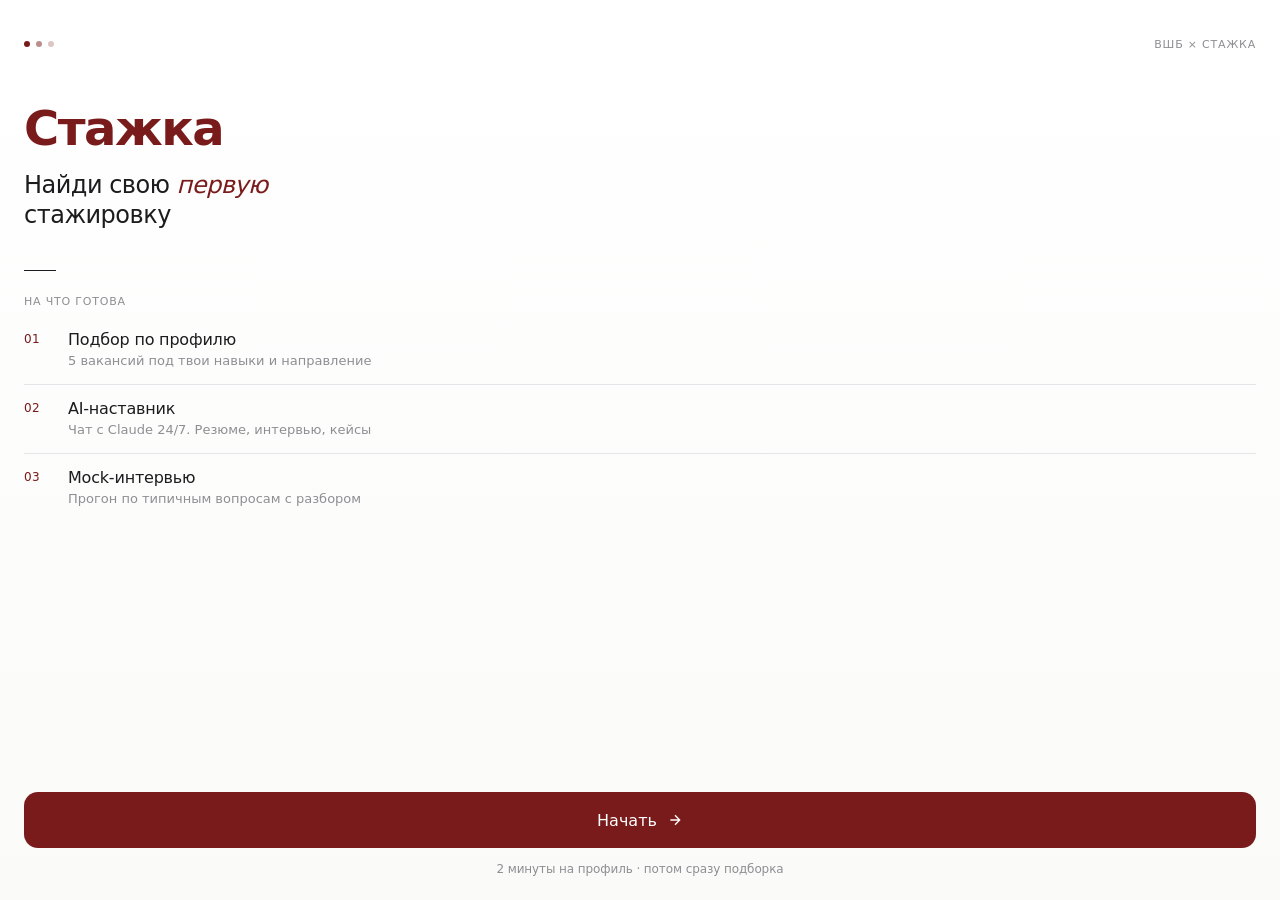
<file: miniapp/index.html>
<!doctype html>
<html lang="ru">
<head>
<meta charset="utf-8">
<title>Стажка</title>
<meta name="viewport" content="width=device-width, initial-scale=1, viewport-fit=cover">
<meta name="theme-color" content="#7A1B1B">
<link rel="stylesheet" href="proto-shell.css?v=6">
<link rel="stylesheet" href="chat.css?v=2">
<link rel="stylesheet" href="tg-shell.css?v=2">
<script src="https://telegram.org/js/telegram-web-app.js"></script>
</head>
<body>

<!-- Загрузочный сплэш -->
<div id="splash">
  <div class="logo">с</div>
  <div class="name">Стажка</div>
  <div class="sub"><span class="spinner-dot"></span></div>
</div>

<!-- Stage — сюда монтируется активная секция -->
<main id="stage">
  <div id="view"></div>
</main>

<!-- Bottom tabs -->
<nav class="tg-tabbar" id="tabbar"></nav>

<!-- Конфиг: URL бэкенда. FastAPI на Yandex Cloud VM, через nginx с SSL
     (Let's Encrypt). См. docs/DEPLOYMENT.md. -->
<script>
window.STAZHKA_CONFIG = {
  apiUrl: 'https://api.stazhka.ru'
};
</script>

<!-- Шелл и стор грузятся синхронно. Скрипты секций — лениво в tg-app.js. -->
<script src="store.js?v=2"></script>
<script src="tg-app.js?v=2"></script>
</body>
</html>
</file>
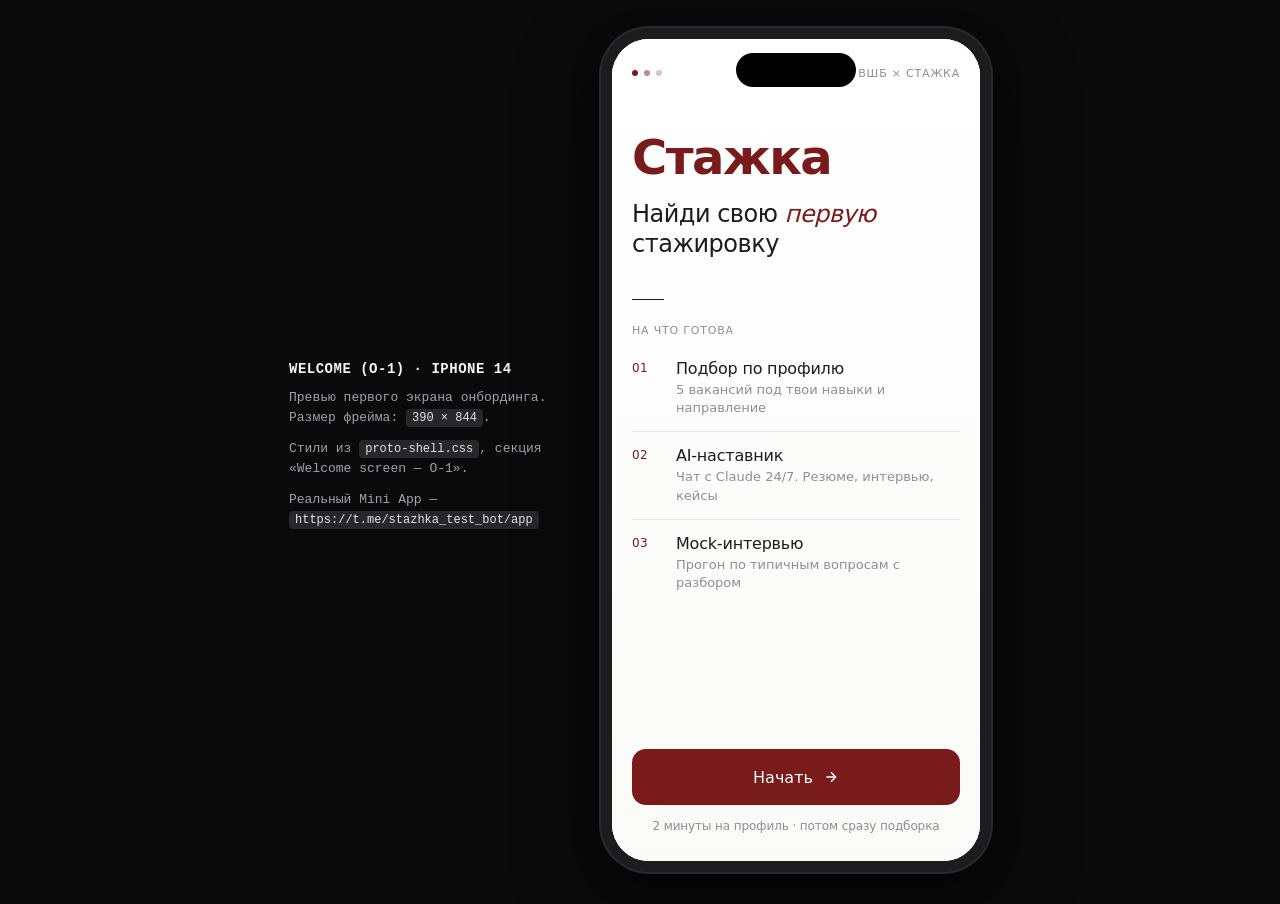
<file: miniapp/welcome-preview.html>
<!doctype html>
<html lang="ru">
<head>
<meta charset="utf-8">
<title>Стажка — превью welcome-экрана</title>
<meta name="viewport" content="width=device-width, initial-scale=1">
<link rel="stylesheet" href="proto-shell.css">
<style>
/* Превью-обёртка: имитация iPhone 14 (390×844) с фрейм-обрамлением.
   Файл нужен только для дизайн-ревью в браузере/IDE preview, в проде не подключается. */
:root { --accent:#7A1B1B; --ink:#1C1C1E; --ink-2:#8E8E93; --line:#E5E5EA; --surface-2:#F5F5F7; }
*{box-sizing:border-box}
html,body{margin:0;padding:0;background:#0A0A0B;min-height:100vh;font-family:-apple-system,BlinkMacSystemFont,'SF Pro Text','SF Pro','Inter',system-ui,sans-serif}
.preview-wrap{
  display:flex;align-items:center;justify-content:center;
  min-height:100vh;padding:32px 16px;gap:32px;flex-wrap:wrap;
}
.preview-meta{
  color:#A1A1AA;max-width:280px;font-size:13px;line-height:1.5;
  font-family:'SF Mono',Menlo,Consolas,monospace;
}
.preview-meta h2{
  margin:0 0 8px;font-size:14px;font-weight:600;color:#F5F5F4;
  letter-spacing:.5px;text-transform:uppercase;font-family:inherit;
}
.preview-meta p{margin:0 0 12px}
.preview-meta code{
  background:#27272A;padding:2px 6px;border-radius:4px;font-size:12px;
  color:#E4E4E7;
}
.phone-frame{
  width:390px;height:844px;
  background:#fff;
  border-radius:48px;
  border:11px solid #1C1C1E;
  overflow:hidden;
  box-shadow:0 0 0 2px #2a2a2e, 0 30px 80px rgba(0,0,0,.5), 0 10px 30px rgba(0,0,0,.3);
  position:relative;
  flex-shrink:0;
}
.phone-frame::before{
  content:"";position:absolute;top:14px;left:50%;transform:translateX(-50%);
  width:120px;height:34px;background:#000;border-radius:20px;z-index:50;
}
.phone-stage{
  position:absolute;inset:0;background:#fff;
  overflow:hidden;
}
/* Реплицируем поведение #view (заполняет stage целиком) */
.phone-view{
  position:absolute;inset:0;
  overflow:auto;-webkit-overflow-scrolling:touch;
}
/* Реплицируем .screen (full-fill, padding) */
.phone-view .screen{
  position:absolute;inset:0;
  display:flex;flex-direction:column;
  padding:22px 20px 28px;
}
/* welcome-стили подтянутся из proto-shell.css */
</style>
</head>
<body>

<div class="preview-wrap">

  <div class="preview-meta">
    <h2>Welcome (O-1) · iPhone 14</h2>
    <p>Превью первого экрана онбординга. Размер фрейма: <code>390 × 844</code>.</p>
    <p>Стили из <code>proto-shell.css</code>, секция «Welcome screen — O-1».</p>
    <p>Реальный Mini App — <code>https://t.me/stazhka_test_bot/app</code></p>
  </div>

  <div class="phone-frame">
    <div class="phone-stage">
      <div class="phone-view">
        <div class="screen welcome">
          <div class="welcome-top">
            <div class="welcome-dots"><span></span><span></span><span></span></div>
            <span class="welcome-eyebrow">ВШБ × Стажка</span>
          </div>

          <div class="welcome-hero">
            <h1 class="welcome-title">Стажка</h1>
            <p class="welcome-lead">Найди свою <em>первую</em><br>стажировку</p>
          </div>

          <div class="welcome-divider"></div>

          <div class="welcome-section-label">На что готова</div>
          <div class="welcome-features">
            <div class="welcome-feature">
              <div class="wf-num">01</div>
              <div class="wf-body">
                <div class="wf-title">Подбор по профилю</div>
                <div class="wf-sub">5 вакансий под твои навыки и направление</div>
              </div>
            </div>
            <div class="welcome-feature">
              <div class="wf-num">02</div>
              <div class="wf-body">
                <div class="wf-title">AI-наставник</div>
                <div class="wf-sub">Чат с Claude 24/7. Резюме, интервью, кейсы</div>
              </div>
            </div>
            <div class="welcome-feature">
              <div class="wf-num">03</div>
              <div class="wf-body">
                <div class="wf-title">Mock-интервью</div>
                <div class="wf-sub">Прогон по типичным вопросам с разбором</div>
              </div>
            </div>
          </div>

          <div class="spacer" style="flex:1"></div>

          <button class="btn welcome-cta" type="button">
            Начать
            <svg viewBox="0 0 24 24" fill="none" stroke="currentColor" stroke-width="2"><path d="M5 12h14M12 5l7 7-7 7"/></svg>
          </button>
          <div class="welcome-foot">2 минуты на профиль · потом сразу подборка</div>
        </div>
      </div>
    </div>
  </div>

</div>

</body>
</html>
</file>
<file: miniapp/proto-shell.css>
:root{
  --accent:#7A1B1B;
  --accent-2:#FBF3F3;
  --ink:#1C1C1E;
  --ink-2:#8E8E93;
  --line:#E5E5EA;
  --surface-2:#F5F5F7;
  --stage:#1C1C1E;
  --sans:-apple-system,BlinkMacSystemFont,'SF Pro Text','SF Pro','Inter',system-ui,sans-serif;
}
*{box-sizing:border-box}
html,body{margin:0;padding:0;height:100%;background:var(--stage);color:var(--ink);font-family:var(--sans);-webkit-font-smoothing:antialiased}
body{
  display:flex;align-items:center;justify-content:center;
  min-height:100vh;overflow:hidden;position:relative;
  background:
    radial-gradient(circle at 50% 40%, #2a2a2e 0%, #171719 70%);
}

/* ------- Ambient label top-left ------- */
.stage-label{
  position:fixed;top:18px;left:22px;z-index:10;color:rgba(255,255,255,.55);
  font-size:11px;letter-spacing:1.4px;text-transform:uppercase;
}
.stage-label b{color:#fff;font-weight:600;letter-spacing:.3px;text-transform:none;font-size:14px;display:block;margin-bottom:2px}

/* ------- Top-right meta ------- */
.stage-meta{
  position:fixed;top:18px;right:22px;z-index:10;color:rgba(255,255,255,.6);
  font-size:11px;letter-spacing:.5px;text-align:right;line-height:1.5;
}
.stage-meta kbd{
  font-family:var(--sans);font-size:10.5px;
  padding:1px 6px;background:rgba(255,255,255,.08);border:1px solid rgba(255,255,255,.14);
  border-radius:4px;color:#fff;
}

/* ------- Phone frame ------- */
.phone{
  width:390px;height:810px;
  background:#fff;
  border-radius:52px;
  border:10px solid #0a0a0b;
  box-shadow:
    0 0 0 2px #2a2a2e,
    0 30px 80px rgba(0,0,0,.5),
    0 10px 30px rgba(0,0,0,.3);
  position:relative;
  overflow:hidden;
}
/* Dynamic island */
.phone::before{
  content:"";position:absolute;top:12px;left:50%;
  transform:translateX(-50%);
  width:120px;height:34px;background:#000;border-radius:20px;z-index:50;
}
/* Status bar */
.status-bar{
  position:absolute;top:0;left:0;right:0;height:54px;z-index:5;
  display:flex;align-items:center;justify-content:space-between;
  padding:0 32px;font-size:14px;font-weight:600;color:var(--ink);
  pointer-events:none;
}
.status-bar .time{margin-top:14px;margin-left:-6px}
.status-bar .right{margin-top:14px;display:flex;align-items:center;gap:5px}

/* Tg header (fake) */
.tg-header{
  position:absolute;top:54px;left:0;right:0;height:42px;z-index:4;
  background:#fff;border-bottom:1px solid var(--line);
  display:flex;align-items:center;justify-content:space-between;
  padding:0 18px;font-size:13px;color:var(--ink-2);
}
.tg-header .tg-l{display:flex;align-items:center;gap:6px;color:var(--ink);font-weight:500}
.tg-header .tg-close{font-size:16px}

/* Screen viewport (below status + tg header) */
.view{
  position:absolute;top:96px;left:0;right:0;bottom:0;
  overflow:hidden;background:#fff;
}

/* Each screen fills the view */
.screen{
  position:absolute;inset:0;
  display:none;
  flex-direction:column;
  padding:22px 20px 28px;
}
.screen.active{display:flex}

/* ------- Shared elements ------- */
.kicker{
  font-size:11px;color:var(--ink-2);letter-spacing:.8px;
  text-transform:uppercase;margin-bottom:10px;
}
.title{
  font-size:26px;font-weight:600;line-height:1.15;letter-spacing:-.5px;
  margin:0 0 8px;color:var(--ink);
}
.subtitle{
  font-size:14px;color:var(--ink-2);line-height:1.5;margin:0 0 14px;
}

.spacer{flex:1}

/* Buttons */
.btn{
  display:flex;align-items:center;justify-content:center;
  width:100%;padding:16px;border-radius:12px;
  font-size:16px;font-weight:500;font-family:inherit;
  background:var(--accent);color:#fff;border:none;
  cursor:pointer;transition:opacity .1s, background .1s;
}
.btn:disabled,.btn[aria-disabled="true"]{
  background:var(--line);color:var(--ink-2);cursor:not-allowed;
}
.btn.ghost{background:var(--surface-2);color:var(--ink)}
.btn.outline{background:#fff;color:var(--ink);border:1px solid var(--line)}
.btn:active:not(:disabled){opacity:.85}
.btn-row{display:flex;gap:10px}
.btn-row .btn{flex:1}

/* Inputs */
.input{
  width:100%;padding:15px 14px;
  border:1px solid var(--line);border-radius:12px;
  font-size:15px;font-family:inherit;color:var(--ink);
  background:#fff;outline:none;
}
.input::placeholder{color:var(--ink-2)}
.input:focus{border-color:var(--accent)}
.input.err{border-color:#C03535}
.field-hint{font-size:12px;color:var(--ink-2);margin-top:6px;padding-left:2px}
.field-hint.err{color:#C03535}

/* Chips */
.chip-grid{display:flex;flex-wrap:wrap;gap:8px}
.chip{
  display:inline-flex;align-items:center;
  padding:10px 16px;border-radius:22px;
  font-size:14px;background:#fff;color:var(--ink);
  border:1px solid var(--line);cursor:pointer;user-select:none;
  transition:all .1s;
}
.chip:hover{border-color:#c5c5ca}
.chip.active{background:var(--accent);color:#fff;border-color:var(--accent)}

/* List rows (programs, answers) */
.rowlist{display:flex;flex-direction:column;gap:8px}
.rowbtn{
  display:flex;align-items:center;justify-content:space-between;
  padding:15px 16px;border:1px solid var(--line);border-radius:12px;
  font-size:15px;background:#fff;cursor:pointer;user-select:none;
  transition:all .1s;color:var(--ink);
}
.rowbtn:hover{border-color:#c5c5ca}
.rowbtn.active{border-color:var(--accent);background:var(--accent-2);color:var(--accent);font-weight:500}
.rowbtn .chev{color:var(--ink-2);font-size:18px}
.rowbtn.active .chev{color:var(--accent)}

/* Progress bar (for skill quiz) */
.progress{
  position:absolute;top:0;left:0;right:0;height:3px;background:var(--line);z-index:1;
}
.progress>span{display:block;height:100%;background:var(--accent);transition:width .2s}

/* In-screen back */
.s-head{
  display:flex;align-items:center;margin:-2px -4px 12px;height:36px;
}
.s-head .back{
  padding:6px;cursor:pointer;color:var(--ink);background:none;border:none;
  display:flex;align-items:center;
}
.s-head .back svg{width:22px;height:22px;fill:none;stroke:currentColor;stroke-width:2}
.s-head .pill{
  margin-left:auto;font-size:11px;color:var(--ink-2);letter-spacing:.5px;
  padding:4px 10px;border:1px solid var(--line);border-radius:999px;
}

/* Summary (O-10) */
.summary{
  border:1px solid var(--line);border-radius:14px;padding:16px;background:#fff;
  display:flex;flex-direction:column;gap:2px;
}
.summary .name{font-size:18px;font-weight:600}
.summary .sub{font-size:13px;color:var(--ink-2);margin-bottom:10px}
.summary .kv{display:flex;justify-content:space-between;padding:6px 0;font-size:14px;border-top:1px solid var(--line)}
.summary .kv:first-of-type{border-top:none}
.summary .kv span:first-child{color:var(--ink-2)}
.summary .skills{display:flex;gap:6px;justify-content:flex-end}
.summary .sk{
  font-size:11px;padding:2px 7px;border-radius:4px;background:var(--surface-2);
  color:var(--ink);font-weight:500;
}
.summary .sk.ok{background:#E6F3EC;color:#1E6E4A}
.summary .sk.no{background:#F5E9E9;color:#9a2323}

/* Logo (O-1) */
.logo-mark{
  width:84px;height:84px;border-radius:22px;background:var(--ink);
  display:flex;align-items:center;justify-content:center;
  color:#fff;font-size:34px;font-weight:600;letter-spacing:-1px;
  margin:0 auto 18px;
}
.logo-wrap{flex:1;display:flex;flex-direction:column;justify-content:center;text-align:center;padding:0 10px}
.logo-wrap .title{font-size:34px}
.logo-wrap .subtitle{max-width:260px;margin:8px auto 0}

/* Quiz answer feedback state */
.rowbtn.correct{border-color:#1E6E4A;background:#F1FAF4;color:#1E6E4A;font-weight:500}
.rowbtn.wrong{border-color:#C03535;background:#FBF0F0;color:#9a2323;font-weight:500}
.rowbtn.dim{opacity:.5}

/* ------- Screen nav (right side) ------- */
.nav-pane{
  position:fixed;right:22px;top:50%;transform:translateY(-50%);z-index:10;
  display:flex;flex-direction:column;gap:6px;
  padding:14px 12px;border-radius:14px;
  background:rgba(255,255,255,.06);border:1px solid rgba(255,255,255,.08);
  backdrop-filter:blur(8px);
  max-height:80vh;overflow-y:auto;
}
.nav-pane .label{
  font-size:10px;color:rgba(255,255,255,.5);letter-spacing:1px;
  text-transform:uppercase;margin-bottom:4px;padding:0 6px;
}
.nav-pane button{
  display:flex;align-items:center;gap:8px;
  background:transparent;border:none;color:rgba(255,255,255,.75);
  font-family:inherit;font-size:12px;cursor:pointer;
  padding:6px 10px;border-radius:8px;text-align:left;
  transition:background .1s, color .1s;
}
.nav-pane button:hover{background:rgba(255,255,255,.06);color:#fff}
.nav-pane button.on{background:var(--accent);color:#fff}
.nav-pane button .code{
  font-variant-numeric:tabular-nums;font-size:10.5px;
  padding:1px 6px;background:rgba(255,255,255,.1);border-radius:4px;
  min-width:32px;text-align:center;
}
.nav-pane button.on .code{background:rgba(255,255,255,.22)}

/* ------- Bottom controls ------- */
.stage-bottom{
  position:fixed;bottom:20px;left:50%;transform:translateX(-50%);z-index:10;
  display:flex;gap:10px;align-items:center;
  color:rgba(255,255,255,.7);font-size:12px;
}
.stage-bottom button{
  background:rgba(255,255,255,.08);border:1px solid rgba(255,255,255,.12);
  color:#fff;padding:8px 14px;border-radius:10px;font-family:inherit;font-size:12px;
  cursor:pointer;display:flex;align-items:center;gap:6px;
}
.stage-bottom button:hover{background:rgba(255,255,255,.14)}
.stage-bottom .sep{width:1px;height:20px;background:rgba(255,255,255,.14)}
.stage-bottom .trace{font-variant-numeric:tabular-nums}

/* ------- Tweaks panel ------- */
#tweaks{
  display:none;position:fixed;left:22px;bottom:22px;z-index:20;
  width:240px;background:rgba(255,255,255,.06);
  border:1px solid rgba(255,255,255,.12);backdrop-filter:blur(10px);
  border-radius:14px;padding:14px 16px;color:#fff;font-size:13px;
}
#tweaks.on{display:block}
#tweaks h4{margin:0 0 10px;font-size:14px;font-weight:600;letter-spacing:.5px}
#tweaks .tw-row{display:flex;justify-content:space-between;align-items:center;margin:8px 0;gap:8px}
#tweaks .tw-row label{font-size:12px;color:rgba(255,255,255,.7)}
.swatches{display:flex;gap:6px}
.sw{width:22px;height:22px;border-radius:50%;cursor:pointer;border:2px solid transparent}
.sw.on{border-color:#fff}
#tweaks .toggle{
  font-size:11px;padding:4px 10px;border:1px solid rgba(255,255,255,.18);
  border-radius:6px;background:transparent;color:#fff;cursor:pointer;
}
#tweaks .toggle.on{background:var(--accent);border-color:var(--accent)}
#tweaks select{
  font-size:11px;padding:4px 8px;border-radius:6px;
  background:rgba(255,255,255,.08);border:1px solid rgba(255,255,255,.18);
  color:#fff;font-family:inherit;
}

/* responsive: dynamic scale via JS (--phone-scale) */
.phone{
  transform: scale(var(--phone-scale, 1));
  transform-origin: center center;
}
@media (max-width: 900px){
  .nav-pane{display:none}
}

/* ============ Search-tab additions ============ */

/* Tab bar at bottom of phone */
.tabbar{
  position:absolute;bottom:0;left:0;right:0;height:72px;
  background:#fff;border-top:1px solid var(--line);
  display:flex;padding:8px 0 14px;z-index:5;
}
.tab{
  flex:1;display:flex;flex-direction:column;align-items:center;gap:3px;
  color:var(--ink-2);font-size:10.5px;cursor:pointer;user-select:none;
  background:none;border:none;font-family:inherit;
}
.tab svg{width:24px;height:24px;fill:none;stroke:currentColor;stroke-width:1.5}
.tab.active{color:var(--accent)}
.tab.disabled{opacity:.4;cursor:not-allowed}

/* Adjust view when tabbar shown */
.view.has-tabbar{bottom:72px}
.screen.has-tabbar{padding-bottom:12px}

/* Screen inner header (with tabbar screens) */
.screen-header{
  display:flex;align-items:center;justify-content:space-between;
  margin:-4px -4px 10px;padding:2px 4px;
}
.screen-header .h-title{font-size:22px;font-weight:600;letter-spacing:-.3px}
.screen-header .h-action{
  width:34px;height:34px;display:flex;align-items:center;justify-content:center;
  color:var(--ink);cursor:pointer;border-radius:8px;
}
.screen-header .h-action:hover{background:var(--surface-2)}
.screen-header .h-action svg{width:20px;height:20px;fill:none;stroke:currentColor;stroke-width:1.6}

/* Segmented control */
.segment{
  display:flex;background:var(--surface-2);
  border-radius:10px;padding:3px;gap:2px;
  font-size:13px;margin-bottom:10px;
}
.segment button{
  flex:1;text-align:center;padding:8px 4px;border-radius:8px;color:var(--ink-2);
  font-weight:500;border:none;background:transparent;cursor:pointer;font-family:inherit;font-size:13px;
}
.segment button.active{background:#fff;color:var(--ink);box-shadow:0 1px 3px rgba(0,0,0,.08)}

/* Scrollable content area inside screen */
.screen-scroll{
  flex:1;overflow-y:auto;overflow-x:hidden;
  margin:0 -20px;padding:0 20px 16px;
  display:flex;flex-direction:column;gap:10px;
}
.screen-scroll::-webkit-scrollbar{width:0}

/* Vacancy card */
.vacancy{
  background:#fff;border:1px solid var(--line);
  border-radius:14px;padding:14px;
  display:flex;flex-direction:column;gap:4px;
}
.vacancy .top{display:flex;justify-content:space-between;align-items:flex-start;gap:8px}
.vacancy .role{font-weight:600;font-size:15.5px;line-height:1.25}
.vacancy .match{
  font-size:12px;font-weight:600;
  display:flex;align-items:center;gap:5px;
  padding:3px 8px;border-radius:999px;background:var(--surface-2);
  white-space:nowrap;flex-shrink:0;
}
.dot{width:8px;height:8px;border-radius:50%;display:inline-block}
.dot.g{background:#1E9D5B}
.dot.y{background:#D9A400}
.dot.r{background:#C03535}
.dot.gr{background:#8E8E93}
.dot.b{background:#3A7BD5}
.vacancy .meta{font-size:12.5px;color:var(--ink-2)}
.vacancy .link{font-size:11.5px;color:var(--accent);text-decoration:underline;text-underline-offset:2px;word-break:break-all}
.vacancy .actions{display:flex;gap:6px;margin-top:6px}
.vacancy .mini{
  flex:1;padding:8px 6px;border-radius:8px;
  font-size:12px;text-align:center;cursor:pointer;user-select:none;
  background:var(--surface-2);color:var(--ink);border:1px solid transparent;
  font-family:inherit;
}
.vacancy .mini.primary{background:var(--accent);color:#fff}
.vacancy .mini.ghost{background:#fff;border-color:var(--line);color:var(--ink)}
.vacancy .mini:active{opacity:.85}

/* Horizontal chip scroll */
.chip-scroll{
  display:flex;gap:8px;overflow-x:auto;
  margin:0 -20px 4px;padding:0 20px 4px;
}
.chip-scroll::-webkit-scrollbar{height:0}
.chip-scroll .chip{flex-shrink:0}

/* Bottom sheet */
.sheet-backdrop{
  position:absolute;inset:0;background:rgba(0,0,0,.55);
  z-index:20;animation:fadein .15s ease-out;
}
.sheet{
  position:absolute;left:0;right:0;bottom:0;z-index:21;
  background:#fff;border-radius:20px 20px 0 0;
  padding:10px 20px 20px;
  max-height:78%;
  display:flex;flex-direction:column;gap:10px;
  animation:slideup .2s ease-out;
}
.sheet-handle{width:40px;height:4px;background:var(--line);border-radius:2px;margin:0 auto 6px;flex-shrink:0}
.sheet-title{font-size:16px;font-weight:600;line-height:1.3}
.sheet-scroll{flex:1;overflow-y:auto;margin:0 -20px;padding:0 20px;display:flex;flex-direction:column;gap:10px}
.sheet-scroll::-webkit-scrollbar{width:0}
@keyframes fadein{from{opacity:0}to{opacity:1}}
@keyframes slideup{from{transform:translateY(60px);opacity:0}to{transform:translateY(0);opacity:1}}

/* AI block */
.ai{
  background:var(--surface-2);
  border-left:3px solid var(--accent);
  padding:12px 14px;border-radius:0 10px 10px 0;
  font-size:13px;line-height:1.55;color:var(--ink);
}
.ai-label{
  font-size:10.5px;color:var(--accent);font-weight:600;
  letter-spacing:.8px;text-transform:uppercase;margin-bottom:6px;
}
.ai p{margin:0 0 6px}
.ai p:last-child{margin-bottom:0}

/* Loader */
.loader{
  display:flex;align-items:center;gap:10px;
  padding:14px;background:var(--surface-2);border-radius:12px;
  font-size:13px;color:var(--ink-2);
}
.spinner{
  width:16px;height:16px;border:2px solid var(--line);
  border-top-color:var(--accent);border-radius:50%;
  animation:spin 1s linear infinite;flex-shrink:0;
}
@keyframes spin{to{transform:rotate(360deg)}}

/* Empty state */
.empty{
  flex:1;display:flex;flex-direction:column;align-items:center;justify-content:center;
  text-align:center;padding:30px 20px;gap:14px;
}
.empty .glyph{
  width:72px;height:72px;border:1.5px dashed var(--line);border-radius:18px;
  display:flex;align-items:center;justify-content:center;color:var(--ink-2);
}
.empty .glyph svg{width:32px;height:32px;fill:none;stroke:currentColor;stroke-width:1.4}
.empty .msg{font-size:14.5px;color:var(--ink-2);max-width:240px;line-height:1.5}

/* Company tag (alerts) */
.tag-row{
  display:flex;align-items:center;justify-content:space-between;
  padding:14px 14px;border:1px solid var(--line);border-radius:12px;
  background:#fff;font-size:15px;
}
.tag-row .x{
  width:22px;height:22px;display:flex;align-items:center;justify-content:center;
  color:var(--ink-2);cursor:pointer;border-radius:50%;font-size:18px;
}
.tag-row .x:hover{background:var(--surface-2);color:var(--ink)}

/* Status pill (trackers) */
.status-pill{
  display:inline-flex;align-items:center;gap:6px;
  font-size:11.5px;font-weight:500;
  padding:3px 9px;border-radius:999px;
  background:var(--surface-2);color:var(--ink);
}
.status-pill.submitted{background:#F1F1F3;color:#4a4a4d}
.status-pill.hr{background:#E6EFF9;color:#2a5a9c}
.status-pill.case{background:#FAF2D9;color:#8a6a00}
.status-pill.offer{background:#E6F3EC;color:#1E6E4A}
.status-pill.rejected{background:#F5E9E9;color:#9a2323}

/* Radio choice (for S-9a etc) */
.radio-row{
  display:flex;align-items:center;gap:10px;
  padding:14px 16px;border:1px solid var(--line);border-radius:12px;
  background:#fff;cursor:pointer;font-size:15px;
}
.radio-row .dot-r{
  width:20px;height:20px;border-radius:50%;border:1.5px solid var(--line);
  display:flex;align-items:center;justify-content:center;flex-shrink:0;
}
.radio-row.active{border-color:var(--accent);background:var(--accent-2);color:var(--accent);font-weight:500}
.radio-row.active .dot-r{border-color:var(--accent);background:var(--accent)}
.radio-row.active .dot-r::after{content:"";width:7px;height:7px;background:#fff;border-radius:50%}

/* Textarea */
.textarea{
  width:100%;padding:14px;border:1px solid var(--line);border-radius:12px;
  font-size:14.5px;line-height:1.5;font-family:inherit;color:var(--ink);
  min-height:110px;resize:none;outline:none;
}
.textarea:focus{border-color:var(--accent)}

/* Confirmation card */
.confirm{
  background:var(--accent-2);border:1px solid var(--accent);
  border-radius:14px;padding:16px;
  color:var(--accent);font-weight:500;font-size:14.5px;text-align:center;
}

/* Pattern card */
.pattern-card{
  background:#fff;border:1.5px solid var(--accent);
  border-radius:14px;padding:14px;
  display:flex;flex-direction:column;gap:6px;
}
.pattern-card .head{font-size:14px;font-weight:600;color:var(--accent)}

/* Followup option buttons */
.fu-btn{
  width:100%;padding:16px;border-radius:12px;font-size:15px;font-weight:500;
  display:flex;justify-content:space-between;align-items:center;
  border:1px solid var(--line);background:#fff;cursor:pointer;font-family:inherit;color:var(--ink);
}
.fu-btn:hover{border-color:#c5c5ca}
.fu-btn.primary{background:var(--accent);color:#fff;border-color:var(--accent)}
.fu-btn.danger{color:#9a2323;border-color:#F5E9E9}
.fu-btn.danger:hover{background:#FBF0F0}
.fu-btn .arrow{color:inherit;opacity:.7;font-size:18px}


/* ============ Prep-tab additions ============ */

/* Track card (P-1) */
.track{
  background:#fff;border:1px solid var(--line);border-radius:14px;
  padding:14px;display:flex;flex-direction:column;gap:8px;cursor:pointer;
}
.track .t-top{display:flex;justify-content:space-between;align-items:flex-start;gap:8px}
.track .t-title{font-size:15.5px;font-weight:600;line-height:1.25}
.track .t-sub{font-size:12.5px;color:var(--ink-2)}
.track .t-pct{font-size:12px;font-weight:600;color:var(--accent)}
.track .bar{height:4px;background:var(--surface-2);border-radius:2px;overflow:hidden}
.track .bar span{display:block;height:100%;background:var(--accent);border-radius:2px}

/* Rec-of-the-day */
.rec{
  background:var(--accent-2);border-left:3px solid var(--accent);
  padding:14px;border-radius:0 14px 14px 0;
  display:flex;flex-direction:column;gap:6px;cursor:pointer;
}
.rec .rec-label{font-size:10.5px;color:var(--accent);font-weight:600;letter-spacing:.8px;text-transform:uppercase}
.rec .rec-title{font-size:14.5px;font-weight:600;line-height:1.35;color:var(--ink)}
.rec .rec-meta{font-size:11.5px;color:var(--ink-2)}

/* Module row (P-2) */
.module{
  display:flex;align-items:center;gap:12px;
  padding:14px;background:#fff;border:1px solid var(--line);border-radius:12px;
  cursor:pointer;
}
.module.done{background:#fafafa}
.module.locked{opacity:.55;cursor:not-allowed}
.module .m-icon{
  width:34px;height:34px;border-radius:50%;flex-shrink:0;
  display:flex;align-items:center;justify-content:center;
  background:var(--surface-2);color:var(--ink-2);
}
.module.done .m-icon{background:var(--accent);color:#fff}
.module .m-icon svg{width:16px;height:16px;fill:none;stroke:currentColor;stroke-width:2}
.module .m-body{flex:1;min-width:0}
.module .m-title{font-size:14.5px;font-weight:500;line-height:1.3}
.module .m-meta{font-size:11.5px;color:var(--ink-2);margin-top:2px}
.module .m-chev{color:var(--ink-2)}
.module .m-chev svg{width:18px;height:18px;fill:none;stroke:currentColor;stroke-width:1.8}

/* Video placeholder */
.video-stub{
  width:100%;aspect-ratio:16/9;background:#1C1C1E;border-radius:12px;
  display:flex;align-items:center;justify-content:center;color:#fff;position:relative;
  overflow:hidden;
}
.video-stub::before{
  content:"";position:absolute;inset:0;
  background:radial-gradient(circle at 30% 40%, rgba(255,255,255,.06), transparent 50%);
}
.video-stub .play{
  width:54px;height:54px;border-radius:50%;background:rgba(255,255,255,.15);
  border:1.5px solid rgba(255,255,255,.5);backdrop-filter:blur(4px);
  display:flex;align-items:center;justify-content:center;z-index:1;
}
.video-stub .play svg{width:20px;height:20px;fill:currentColor;margin-left:3px}
.video-stub .dur{position:absolute;bottom:8px;right:10px;font-size:11px;z-index:1;opacity:.85}

/* Question card (P-4 instruct) */
.question-card{
  background:#fff;border:1px solid var(--line);border-radius:14px;padding:16px;
  font-size:16px;line-height:1.5;font-weight:500;
}
.question-card .q-label{
  font-size:11px;color:var(--ink-2);font-weight:500;letter-spacing:.6px;
  text-transform:uppercase;margin-bottom:8px;
}

/* Rules list */
.rules{list-style:none;padding:0;margin:0;display:flex;flex-direction:column;gap:10px}
.rules li{display:flex;gap:10px;font-size:13.5px;color:var(--ink);line-height:1.45}
.rules li::before{
  content:"";width:6px;height:6px;background:var(--accent);border-radius:50%;
  margin-top:8px;flex-shrink:0;
}

/* Recording UI (P-5) */
.recorder{
  flex:1;display:flex;flex-direction:column;align-items:center;justify-content:center;
  gap:20px;padding:20px;
}
.rec-timer{font-size:38px;font-weight:300;letter-spacing:1px;color:var(--ink);font-variant-numeric:tabular-nums}
.wave{
  display:flex;align-items:center;gap:3px;height:60px;
}
.wave span{
  width:3px;background:var(--accent);border-radius:2px;
  animation:pulse 1.2s ease-in-out infinite;
}
.wave span:nth-child(odd){animation-delay:.15s}
.wave span:nth-child(3n){animation-delay:.3s}
.wave span:nth-child(4n){animation-delay:.45s}
@keyframes pulse{
  0%,100%{height:12px}
  50%{height:48px}
}
.rec-button{
  width:82px;height:82px;border-radius:50%;
  background:var(--accent);color:#fff;border:none;cursor:pointer;
  display:flex;align-items:center;justify-content:center;
  box-shadow:0 4px 20px rgba(122,27,27,.35);
}
.rec-button.stop{background:#fff;border:3px solid var(--accent);color:var(--accent)}
.rec-button.stop::after{
  content:"";width:24px;height:24px;background:var(--accent);border-radius:4px;
}
.rec-button:not(.stop)::after{
  content:"";width:22px;height:22px;background:#fff;border-radius:50%;
}
.rec-hint{font-size:12.5px;color:var(--ink-2);text-align:center}

/* Score (P-6) */
.score-ring{
  width:120px;height:120px;margin:0 auto;position:relative;
}
.score-ring svg{width:100%;height:100%;transform:rotate(-90deg)}
.score-ring .ring-track{stroke:var(--surface-2);stroke-width:10;fill:none}
.score-ring .ring-val{stroke:var(--accent);stroke-width:10;fill:none;stroke-linecap:round;transition:stroke-dashoffset .6s}
.score-ring .score-num{
  position:absolute;inset:0;display:flex;align-items:center;justify-content:center;
  flex-direction:column;
}
.score-ring .score-num b{font-size:32px;font-weight:600;letter-spacing:-1px}
.score-ring .score-num span{font-size:11px;color:var(--ink-2)}

/* Feedback sections */
.fb-block{
  background:#fff;border:1px solid var(--line);border-radius:12px;
  padding:14px;display:flex;flex-direction:column;gap:8px;
}
.fb-block .fb-head{font-size:13px;font-weight:600;display:flex;align-items:center;gap:8px}
.fb-block .fb-head .ic{
  width:22px;height:22px;border-radius:50%;display:flex;align-items:center;justify-content:center;
  font-size:12px;color:#fff;flex-shrink:0;
}
.fb-block .fb-head .ic.good{background:#1E9D5B}
.fb-block .fb-head .ic.bad{background:#C03535}
.fb-block .fb-head .ic.tip{background:var(--accent)}
.fb-block ul{list-style:none;padding:0;margin:0;display:flex;flex-direction:column;gap:6px}
.fb-block li{font-size:13px;color:var(--ink);line-height:1.5;padding-left:14px;position:relative}
.fb-block li::before{content:"–";position:absolute;left:0;color:var(--ink-2)}

/* Library item */
.lib-item{
  display:flex;gap:12px;padding:12px;border:1px solid var(--line);border-radius:12px;
  background:#fff;cursor:pointer;
}
.lib-item .thumb{
  width:56px;height:56px;border-radius:10px;background:var(--surface-2);
  flex-shrink:0;display:flex;align-items:center;justify-content:center;color:var(--ink-2);
}
.lib-item .thumb svg{width:22px;height:22px;fill:none;stroke:currentColor;stroke-width:1.5}
.lib-item .lib-body{flex:1;min-width:0;display:flex;flex-direction:column;justify-content:center;gap:3px}
.lib-item .lib-title{font-size:13.5px;font-weight:500;line-height:1.3}
.lib-item .lib-meta{font-size:11.5px;color:var(--ink-2)}

/* Plan task */
.task{
  display:flex;align-items:center;gap:12px;
  padding:14px;background:#fff;border:1px solid var(--line);border-radius:12px;
  cursor:pointer;
}
.task.done .t-label{text-decoration:line-through;color:var(--ink-2)}
.task .t-check{
  width:22px;height:22px;border:1.5px solid var(--line);border-radius:6px;
  flex-shrink:0;display:flex;align-items:center;justify-content:center;
  color:transparent;
}
.task.done .t-check{background:var(--accent);border-color:var(--accent);color:#fff}
.task .t-check svg{width:14px;height:14px;fill:none;stroke:currentColor;stroke-width:2.5}
.task .t-body{flex:1;min-width:0}
.task .t-label{font-size:14.5px;font-weight:500;line-height:1.3}
.task .t-meta{font-size:11.5px;color:var(--ink-2);margin-top:2px}

/* Mock-interview progress dots */
.q-progress{display:flex;gap:6px;justify-content:center;margin-bottom:12px}
.q-progress .d{width:22px;height:3px;border-radius:2px;background:var(--line)}
.q-progress .d.active{background:var(--accent)}
.q-progress .d.done{background:var(--ink)}


/* ============ Progress-tab additions ============ */

/* Hero stats row */
.stats-row{display:grid;grid-template-columns:1fr 1fr 1fr;gap:8px}
.stat{
  background:#fff;border:1px solid var(--line);border-radius:12px;padding:12px 10px;
  display:flex;flex-direction:column;gap:2px;text-align:center;
}
.stat .s-num{font-size:22px;font-weight:600;letter-spacing:-.5px;color:var(--ink)}
.stat .s-label{font-size:10.5px;color:var(--ink-2);letter-spacing:.3px;line-height:1.3}

/* Streak card */
.streak{
  background:var(--accent);color:#fff;border-radius:14px;padding:14px 16px;
  display:flex;align-items:center;gap:12px;
}
.streak .s-icon{
  width:44px;height:44px;border-radius:50%;background:rgba(255,255,255,.18);
  display:flex;align-items:center;justify-content:center;flex-shrink:0;font-size:22px;
}
.streak .s-big{font-size:22px;font-weight:600;line-height:1.1}
.streak .s-sub{font-size:12px;opacity:.85;margin-top:2px}

/* Section title */
.sec-head{
  display:flex;justify-content:space-between;align-items:baseline;
  margin:4px 0 -2px;
}
.sec-head .s-title{font-size:14px;font-weight:600;color:var(--ink)}
.sec-head .s-more{font-size:12px;color:var(--accent);cursor:pointer}

/* Application card */
.app-card{
  background:#fff;border:1px solid var(--line);border-radius:12px;
  padding:12px 14px;display:flex;flex-direction:column;gap:4px;cursor:pointer;
}
.app-card .a-top{display:flex;justify-content:space-between;align-items:flex-start;gap:8px}
.app-card .a-role{font-size:14px;font-weight:600;line-height:1.3}
.app-card .a-company{font-size:12.5px;color:var(--ink-2)}
.app-card .a-date{font-size:11.5px;color:var(--ink-2);margin-top:2px}

/* Timeline (vertical) */
.timeline{
  display:flex;flex-direction:column;gap:0;margin:4px 0;
  position:relative;
}
.tl-item{
  display:flex;gap:14px;padding-bottom:20px;position:relative;
}
.tl-item:last-child{padding-bottom:0}
.tl-item::before{
  content:"";position:absolute;left:11px;top:24px;bottom:-4px;
  width:2px;background:var(--line);
}
.tl-item:last-child::before{display:none}
.tl-item.done::before{background:var(--accent)}
.tl-dot{
  width:24px;height:24px;border-radius:50%;flex-shrink:0;
  background:#fff;border:2px solid var(--line);z-index:1;
  display:flex;align-items:center;justify-content:center;color:#fff;
}
.tl-item.done .tl-dot{background:var(--accent);border-color:var(--accent)}
.tl-item.current .tl-dot{border-color:var(--accent);box-shadow:0 0 0 4px var(--accent-2)}
.tl-item.rejected .tl-dot{background:#C03535;border-color:#C03535}
.tl-dot svg{width:12px;height:12px;fill:none;stroke:currentColor;stroke-width:2.5}
.tl-body{flex:1;padding-top:2px;min-width:0}
.tl-title{font-size:14px;font-weight:500;line-height:1.3}
.tl-meta{font-size:11.5px;color:var(--ink-2);margin-top:2px}
.tl-note{
  font-size:12.5px;color:var(--ink);margin-top:6px;line-height:1.45;
  padding:8px 10px;background:var(--surface-2);border-radius:8px;
}

/* Bar chart (weeks) */
.bars{
  display:flex;align-items:flex-end;gap:6px;height:120px;
  padding:8px 0;border-bottom:1px solid var(--line);
}
.bars .bar-col{
  flex:1;display:flex;flex-direction:column;align-items:center;gap:4px;
  height:100%;justify-content:flex-end;min-width:0;
}
.bars .bar-stack{
  width:100%;display:flex;flex-direction:column-reverse;
  border-radius:4px;overflow:hidden;background:var(--surface-2);
  max-width:22px;
}
.bars .bar-seg{width:100%}
.bars .bar-label{font-size:10.5px;color:var(--ink-2);white-space:nowrap}
.bars .bar-total{font-size:10.5px;color:var(--ink);font-weight:500;height:14px;line-height:1}

.legend{display:flex;gap:12px;flex-wrap:wrap;font-size:11.5px;color:var(--ink-2);margin-top:8px}
.legend .lg{display:flex;align-items:center;gap:5px}
.legend .lg-sw{width:10px;height:10px;border-radius:2px}

/* Funnel */
.funnel{display:flex;flex-direction:column;gap:6px}
.funnel-row{
  display:flex;align-items:center;gap:10px;font-size:13px;
}
.funnel-row .fn-label{flex-shrink:0;width:110px;color:var(--ink-2)}
.funnel-row .fn-bar{
  height:22px;background:var(--accent);border-radius:4px;
  display:flex;align-items:center;padding:0 8px;color:#fff;
  font-size:11.5px;font-weight:500;min-width:28px;
}
.funnel-row .fn-bar.dim{background:var(--surface-2);color:var(--ink-2)}
.funnel-row .fn-pct{font-size:11.5px;color:var(--ink-2);flex-shrink:0;width:38px;text-align:right}

/* Reasons list */
.reasons{display:flex;flex-direction:column;gap:8px}
.reason{display:flex;justify-content:space-between;align-items:center;font-size:13px}
.reason .r-bar{
  flex:1;height:6px;background:var(--surface-2);border-radius:3px;overflow:hidden;
  margin:0 12px;
}
.reason .r-bar span{display:block;height:100%;background:var(--accent)}
.reason .r-count{color:var(--ink-2);font-size:11.5px;flex-shrink:0;width:24px;text-align:right}

/* Badge grid */
.badges{display:grid;grid-template-columns:1fr 1fr 1fr;gap:10px}
.badge{
  aspect-ratio:1;background:#fff;border:1px solid var(--line);border-radius:14px;
  padding:10px 6px;display:flex;flex-direction:column;align-items:center;justify-content:center;gap:4px;
  text-align:center;
}
.badge.earned .b-ic{background:var(--accent);color:#fff}
.badge.locked{opacity:.5}
.badge .b-ic{
  width:40px;height:40px;border-radius:50%;background:var(--surface-2);
  display:flex;align-items:center;justify-content:center;color:var(--ink-2);
  font-size:20px;
}
.badge .b-name{font-size:11px;font-weight:500;line-height:1.2}

/* League */
.league-me{
  background:var(--accent-2);border:1px solid var(--accent);border-radius:12px;
  padding:12px 14px;display:flex;align-items:center;gap:12px;
}
.league-row{
  display:flex;align-items:center;gap:12px;padding:10px 14px;
  border-bottom:1px solid var(--line);
}
.league-row:last-child{border-bottom:none}
.league-row .lg-rank{
  width:28px;height:28px;border-radius:50%;background:var(--surface-2);
  display:flex;align-items:center;justify-content:center;font-size:12px;font-weight:600;color:var(--ink);flex-shrink:0;
}
.league-row.me .lg-rank{background:var(--accent);color:#fff}
.league-row .lg-name{flex:1;font-size:13.5px;font-weight:500;min-width:0}
.league-row .lg-pts{font-size:12px;color:var(--ink-2);font-variant-numeric:tabular-nums}
.league-row.top1 .lg-rank{background:#E9B53B;color:#fff}
.league-row.top2 .lg-rank{background:#B8B8BD;color:#fff}
.league-row.top3 .lg-rank{background:#C28252;color:#fff}

/* Level progress */
.level-card{
  background:#fff;border:1px solid var(--line);border-radius:14px;padding:14px;
  display:flex;flex-direction:column;gap:8px;
}
.level-card .l-top{display:flex;justify-content:space-between;align-items:baseline}
.level-card .l-name{font-size:15px;font-weight:600}
.level-card .l-next{font-size:11.5px;color:var(--ink-2)}
.level-card .bar{height:6px;background:var(--surface-2);border-radius:3px;overflow:hidden}
.level-card .bar span{display:block;height:100%;background:var(--accent);border-radius:3px}

/* Filter pills state */
.chip.count-badge{display:inline-flex;gap:6px;align-items:center}
.chip.count-badge .cb-count{
  font-size:10.5px;background:rgba(0,0,0,.06);padding:1px 6px;border-radius:999px;
  color:inherit;
}
.chip.active.count-badge .cb-count{background:rgba(255,255,255,.25)}


/* ============ Profile-tab additions ============ */

/* Profile header */
.profile-hero{
  background:linear-gradient(180deg, var(--accent) 0%, var(--accent) 40%, transparent 100%);
  margin:-20px -20px 0;padding:24px 20px 32px;
  color:#fff;position:relative;
}
.profile-hero.compact{padding-bottom:64px}
.avatar{
  width:80px;height:80px;border-radius:50%;
  background:#fff;color:var(--accent);
  display:flex;align-items:center;justify-content:center;
  font-size:30px;font-weight:600;letter-spacing:-.5px;
  margin-bottom:12px;border:3px solid rgba(255,255,255,.25);
}
.avatar.small{width:56px;height:56px;font-size:22px;margin-bottom:0}
.profile-hero .ph-name{font-size:22px;font-weight:600;line-height:1.2}
.profile-hero .ph-sub{font-size:13px;opacity:.85;margin-top:3px}
.profile-hero .ph-edit{
  position:absolute;top:16px;right:16px;
  width:34px;height:34px;border-radius:50%;background:rgba(255,255,255,.2);
  display:flex;align-items:center;justify-content:center;color:#fff;cursor:pointer;
}
.profile-hero .ph-edit svg{width:16px;height:16px;fill:none;stroke:currentColor;stroke-width:2}

/* Quick stats overlapping hero */
.quick-stats{
  display:grid;grid-template-columns:1fr 1fr 1fr;gap:0;
  background:#fff;border:1px solid var(--line);border-radius:12px;
  margin:-20px 0 6px;position:relative;z-index:1;
  box-shadow:0 2px 8px rgba(0,0,0,.04);
}
.quick-stats .qs{
  padding:12px;text-align:center;border-right:1px solid var(--line);
}
.quick-stats .qs:last-child{border-right:none}
.quick-stats .qs-num{font-size:18px;font-weight:600;letter-spacing:-.3px}
.quick-stats .qs-label{font-size:10.5px;color:var(--ink-2);margin-top:1px}

/* Menu list */
.menu{background:#fff;border:1px solid var(--line);border-radius:12px;overflow:hidden}
.menu-item{
  display:flex;align-items:center;gap:14px;padding:14px 16px;
  border-bottom:1px solid var(--line);cursor:pointer;
}
.menu-item:last-child{border-bottom:none}
.menu-item:hover{background:var(--surface-2)}
.menu-item .mi-icon{
  width:32px;height:32px;border-radius:8px;background:var(--surface-2);
  display:flex;align-items:center;justify-content:center;color:var(--ink);flex-shrink:0;
}
.menu-item .mi-icon svg{width:18px;height:18px;fill:none;stroke:currentColor;stroke-width:1.6}
.menu-item .mi-body{flex:1;min-width:0}
.menu-item .mi-label{font-size:14.5px;font-weight:500;line-height:1.3}
.menu-item .mi-sub{font-size:12px;color:var(--ink-2);margin-top:1px}
.menu-item .mi-chev{color:var(--ink-2);flex-shrink:0}
.menu-item .mi-chev svg{width:18px;height:18px;fill:none;stroke:currentColor;stroke-width:1.8}
.menu-item .mi-badge{
  background:var(--accent);color:#fff;font-size:11px;font-weight:600;
  padding:2px 8px;border-radius:999px;
}
.menu-item .mi-val{font-size:12.5px;color:var(--ink-2);flex-shrink:0}

/* Resume paper */
.paper{
  background:#fff;border:1px solid var(--line);border-radius:10px;
  padding:18px 20px;font-size:13px;line-height:1.5;
  box-shadow:0 1px 3px rgba(0,0,0,.04);
}
.paper .p-name{font-size:17px;font-weight:600;line-height:1.2;margin-bottom:2px}
.paper .p-contact{font-size:11.5px;color:var(--ink-2);margin-bottom:12px}
.paper .p-sec{margin-top:12px}
.paper .p-sec-title{
  font-size:10.5px;font-weight:600;letter-spacing:.8px;text-transform:uppercase;
  color:var(--accent);margin-bottom:6px;padding-bottom:3px;border-bottom:1px solid var(--line);
}
.paper .p-entry{margin-bottom:8px}
.paper .p-entry-top{display:flex;justify-content:space-between;gap:8px;font-weight:500;font-size:12.5px}
.paper .p-entry-sub{font-size:11.5px;color:var(--ink-2);margin-top:1px}
.paper .p-entry-body{font-size:11.5px;color:var(--ink);margin-top:3px;line-height:1.45}
.paper ul{list-style:disc;padding-left:16px;margin:4px 0}
.paper li{font-size:11.5px;line-height:1.45;margin-bottom:2px}

/* Section editable row */
.edit-row{
  display:flex;align-items:center;gap:12px;padding:14px;
  background:#fff;border:1px solid var(--line);border-radius:12px;
  cursor:pointer;
}
.edit-row .er-icon{color:var(--ink-2);width:20px;height:20px}
.edit-row .er-icon svg{width:100%;height:100%;fill:none;stroke:currentColor;stroke-width:1.6}
.edit-row .er-body{flex:1;min-width:0}
.edit-row .er-label{font-size:14px;font-weight:500}
.edit-row .er-val{font-size:12px;color:var(--ink-2);margin-top:2px;line-height:1.4}
.edit-row .er-empty{font-size:12px;color:var(--ink-2);font-style:italic}

/* Skill tags */
.tags{display:flex;flex-wrap:wrap;gap:6px}
.tag{
  display:inline-flex;align-items:center;gap:5px;
  padding:5px 11px;border-radius:999px;font-size:12.5px;
  background:var(--surface-2);color:var(--ink);
  border:1px solid var(--line);
}
.tag.ai{background:var(--accent-2);color:var(--accent);border-color:var(--accent)}
.tag.adding{background:#fff;border-style:dashed;color:var(--accent);cursor:pointer}
.tag .x{
  color:var(--ink-2);cursor:pointer;font-size:14px;margin-left:2px;
  line-height:1;
}
.tag .x:hover{color:var(--ink)}
.tag.ai .x{color:var(--accent);opacity:.7}

/* Experience timeline */
.exp-item{
  display:flex;gap:14px;padding-bottom:18px;position:relative;
}
.exp-item::before{
  content:"";position:absolute;left:20px;top:42px;bottom:-4px;
  width:1px;background:var(--line);
}
.exp-item:last-child::before{display:none}
.exp-logo{
  width:42px;height:42px;border-radius:10px;flex-shrink:0;
  background:var(--surface-2);display:flex;align-items:center;justify-content:center;
  font-size:16px;font-weight:600;color:var(--ink);
  border:1px solid var(--line);
}
.exp-body{flex:1;min-width:0;padding-top:2px}
.exp-role{font-size:14px;font-weight:600;line-height:1.25}
.exp-company{font-size:12.5px;color:var(--ink)}
.exp-date{font-size:11.5px;color:var(--ink-2);margin-top:2px}
.exp-desc{font-size:12.5px;color:var(--ink);margin-top:6px;line-height:1.45}

/* Toggle switch */
.switch{
  display:flex;justify-content:space-between;align-items:center;
  padding:14px 16px;background:#fff;border:1px solid var(--line);border-radius:12px;gap:12px;
}
.switch + .switch{border-top:none;border-radius:0}
.switch:first-of-type{border-radius:12px 12px 0 0}
.switch:last-of-type{border-radius:0 0 12px 12px}
.switch .sw-body{flex:1;min-width:0}
.switch .sw-label{font-size:14px;font-weight:500;line-height:1.3}
.switch .sw-sub{font-size:11.5px;color:var(--ink-2);margin-top:2px;line-height:1.4}
.toggle-ui{
  width:42px;height:24px;border-radius:12px;background:var(--line);
  position:relative;flex-shrink:0;cursor:pointer;transition:background .2s;
}
.toggle-ui::after{
  content:"";position:absolute;top:2px;left:2px;
  width:20px;height:20px;border-radius:50%;background:#fff;
  box-shadow:0 1px 3px rgba(0,0,0,.15);transition:transform .2s;
}
.toggle-ui.on{background:var(--accent)}
.toggle-ui.on::after{transform:translateX(18px)}

/* Group title above switch list */
.group-title{
  font-size:11px;font-weight:600;letter-spacing:.8px;text-transform:uppercase;
  color:var(--ink-2);margin:12px 4px 6px;
}

/* Plan card */
.plan-card{
  background:#fff;border:1px solid var(--line);border-radius:14px;
  padding:18px;display:flex;flex-direction:column;gap:10px;
}
.plan-card.featured{
  border:2px solid var(--accent);position:relative;
  background:linear-gradient(180deg, var(--accent-2) 0%, #fff 40%);
}
.plan-card.featured::before{
  content:"Рекомендуем";position:absolute;top:-10px;left:16px;
  background:var(--accent);color:#fff;padding:2px 10px;border-radius:999px;
  font-size:10.5px;font-weight:600;letter-spacing:.3px;
}
.plan-card .p-title{font-size:17px;font-weight:600}
.plan-card .p-price{font-size:26px;font-weight:600;letter-spacing:-1px}
.plan-card .p-price small{font-size:12px;font-weight:400;color:var(--ink-2);letter-spacing:0}
.plan-card .p-feats{display:flex;flex-direction:column;gap:6px;margin:2px 0 8px}
.plan-card .p-feat{font-size:13px;display:flex;gap:8px;align-items:flex-start;line-height:1.4}
.plan-card .p-feat .check-ic{
  width:18px;height:18px;flex-shrink:0;color:var(--accent);margin-top:1px;
}
.plan-card .p-feat .check-ic svg{width:100%;height:100%;fill:none;stroke:currentColor;stroke-width:2.5}
.plan-card .p-feat.off{color:var(--ink-2)}
.plan-card .p-feat.off .check-ic{color:var(--ink-2)}

/* Privacy preview card */
.preview-card{
  background:var(--surface-2);border-radius:12px;padding:14px;
  font-size:12.5px;color:var(--ink);line-height:1.5;
  border:1px dashed var(--line);
}
.preview-card .pv-label{
  font-size:10.5px;color:var(--ink-2);font-weight:600;letter-spacing:.6px;
  text-transform:uppercase;margin-bottom:6px;
}
.preview-card .pv-field{display:flex;justify-content:space-between;gap:12px;padding:3px 0}
.preview-card .pv-field b{font-weight:500}
.preview-card .pv-field span{color:var(--ink-2)}
.preview-card .pv-field.hidden span{text-decoration:line-through}

/* ============================================================
   Welcome screen — O-1 (редизайн, апрель 2026)
   Editorial layout: typographic hierarchy, generous space,
   subtle accent, минимум декораций
   ============================================================ */
.screen.welcome{
  padding:32px 24px 24px;
  background:linear-gradient(180deg, #FFFFFF 0%, #FAFAF9 100%);
}

/* Шапка: декоративные точки + lockup */
.welcome-top{
  display:flex;align-items:center;justify-content:space-between;
  margin-bottom:48px;min-height:24px;
}
.welcome-dots{display:flex;gap:6px}
.welcome-dots span{
  width:6px;height:6px;border-radius:50%;
  background:var(--accent);
}
.welcome-dots span:nth-child(2){opacity:.5}
.welcome-dots span:nth-child(3){opacity:.25}
.welcome-eyebrow{
  font-size:11px;font-weight:500;letter-spacing:.8px;
  text-transform:uppercase;color:var(--ink-2);
  font-variant-numeric:tabular-nums;
}

/* Hero блок */
.welcome-hero{margin-bottom:8px}
.welcome-title{
  font-size:48px;font-weight:700;line-height:1;
  letter-spacing:-1.5px;color:var(--accent);
  margin:0 0 18px;
}
.welcome-lead{
  font-size:24px;font-weight:400;line-height:1.25;
  letter-spacing:-.5px;color:var(--ink);
  margin:0;
}
.welcome-lead em{
  font-style:italic;font-weight:400;color:var(--accent);
}

/* Тонкий акцент-делиметр */
.welcome-divider{
  width:32px;height:1px;background:var(--ink);
  margin:32px 0 24px;
}

/* Section label типа "На что готова" */
.welcome-section-label{
  font-size:11px;font-weight:500;letter-spacing:.8px;
  text-transform:uppercase;color:var(--ink-2);
  margin-bottom:8px;
}

/* Список фич */
.welcome-features{margin:0}
.welcome-feature{
  display:flex;gap:16px;padding:14px 0;
  border-bottom:1px solid var(--line);
}
.welcome-feature:last-child{border-bottom:none}
.wf-num{
  width:28px;flex-shrink:0;
  font-size:12px;font-weight:500;
  color:var(--accent);
  font-variant-numeric:tabular-nums;
  letter-spacing:.4px;padding-top:2px;
}
.wf-body{flex:1;min-width:0}
.wf-title{
  font-size:16px;font-weight:500;
  color:var(--ink);
  letter-spacing:-.2px;
  margin-bottom:3px;
}
.wf-sub{
  font-size:13px;line-height:1.4;
  color:var(--ink-2);
}

/* Primary CTA с стрелкой */
.welcome-cta{
  display:flex;align-items:center;justify-content:center;gap:10px;
  padding:18px;font-size:16px;font-weight:500;
  border-radius:14px;margin-top:0;
  min-height:56px;
}
.welcome-cta svg{width:16px;height:16px;flex-shrink:0}

/* Подпись под кнопкой */
.welcome-foot{
  text-align:center;font-size:12px;color:var(--ink-2);
  margin-top:14px;letter-spacing:-.1px;
}
</file>
<file: miniapp/chat.css>
/* Chat-specific styles — telegram-like bubbles */

/* List head */
.list-head{
  padding:16px 20px 10px;background:#fff;border-bottom:1px solid var(--line);
}
.lh-top{display:flex;align-items:center;justify-content:space-between;margin-bottom:10px}
.lh-title{font-size:28px;font-weight:700;letter-spacing:-.5px}
.lh-new{
  width:34px;height:34px;border-radius:50%;background:var(--accent);color:#fff;
  display:flex;align-items:center;justify-content:center;cursor:pointer;
}
.lh-new svg{width:18px;height:18px;fill:none;stroke:currentColor;stroke-width:2}
.lh-search{
  display:flex;align-items:center;gap:8px;padding:8px 12px;
  background:var(--surface-2);border-radius:10px;color:var(--ink-2);
}
.lh-search svg{width:15px;height:15px;fill:none;stroke:currentColor;stroke-width:1.8;flex-shrink:0}
.lh-search input{border:none;background:transparent;outline:none;font:inherit;color:var(--ink);flex:1;font-size:14px}

/* Chat list */
.chat-list{background:#fff;padding:0 0 20px}
.cl-row{
  display:flex;gap:12px;align-items:center;padding:12px 20px;
  cursor:pointer;border-bottom:1px solid var(--line);
}
.cl-row:hover{background:var(--surface-2)}
.cl-row.selected{background:var(--accent-2);border-left:3px solid var(--accent);padding-left:17px}
.cl-av{
  width:48px;height:48px;border-radius:50%;flex-shrink:0;
  display:flex;align-items:center;justify-content:center;
  font-size:16px;font-weight:600;position:relative;
}
.cl-ai-dot{
  position:absolute;bottom:0;right:0;width:14px;height:14px;border-radius:50%;
  background:linear-gradient(135deg,#FFD76B,#FF8A3D);border:2px solid #fff;
}
.cl-body{flex:1;min-width:0}
.cl-top{display:flex;justify-content:space-between;align-items:baseline;gap:8px;margin-bottom:2px}
.cl-name{font-size:15px;font-weight:600;display:flex;align-items:center;gap:4px;min-width:0;overflow:hidden;text-overflow:ellipsis;white-space:nowrap}
.cl-name .pin-ic{color:var(--ink-2)}
.cl-name .pin-ic svg{width:12px;height:12px;fill:none;stroke:currentColor;stroke-width:2}
.cl-time{font-size:11.5px;color:var(--ink-2);flex-shrink:0}
.cl-bot{display:flex;justify-content:space-between;align-items:center;gap:8px}
.cl-sub{font-size:13px;color:var(--ink-2);line-height:1.35;flex:1;overflow:hidden;text-overflow:ellipsis;white-space:nowrap;display:-webkit-box;-webkit-line-clamp:2;-webkit-box-orient:vertical}
.cl-sub.draft .draft-tag{color:#C03535;font-weight:500}
.cl-sub.rejected{color:#C03535}
.cl-sub .card-tag{color:var(--accent);font-weight:500}
.cl-badge{
  background:var(--accent);color:#fff;font-size:11px;font-weight:600;
  min-width:20px;height:20px;border-radius:10px;padding:0 6px;
  display:flex;align-items:center;justify-content:center;
}
.cl-read{color:var(--accent)}
.cl-read svg{width:14px;height:14px;fill:none;stroke:currentColor;stroke-width:2}

.cl-arch{
  display:flex;align-items:center;gap:12px;padding:14px 20px;color:var(--ink-2);
  border-top:1px solid var(--line);font-size:13px;cursor:pointer;
}
.cl-arch-ic{width:32px;height:32px;border-radius:50%;background:var(--surface-2);display:flex;align-items:center;justify-content:center}
.cl-arch-ic svg{width:16px;height:16px;fill:none;stroke:currentColor;stroke-width:1.6}

/* Chat screen */
.screen.chat{padding:0;display:flex;flex-direction:column;height:100%}
.chat-head{
  display:flex;align-items:center;gap:10px;padding:10px 14px;
  background:#fff;border-bottom:1px solid var(--line);flex-shrink:0;
}
.chat-head .back{
  background:none;border:none;cursor:pointer;color:var(--ink);padding:4px;margin:-4px;
}
.chat-head .back svg{width:22px;height:22px;fill:none;stroke:currentColor;stroke-width:1.8}
.ch-av{
  width:36px;height:36px;border-radius:50%;
  display:flex;align-items:center;justify-content:center;font-size:13px;font-weight:600;
}
.ch-title{flex:1;min-width:0}
.ch-name{font-size:15px;font-weight:600;line-height:1.2}
.ch-sub{font-size:11.5px;color:var(--ink-2);margin-top:1px}
.ch-more{color:var(--ink-2);padding:8px;cursor:pointer}
.ch-more svg{width:18px;height:18px;fill:currentColor}

.chat-scroll{
  flex:1;overflow-y:auto;padding:12px 14px 8px;
  background:
    linear-gradient(180deg,#F6F1EC 0%, #F8F4EF 100%);
}

/* Bubbles */
.bubble{
  max-width:78%;padding:7px 11px 5px;border-radius:14px;font-size:14px;line-height:1.4;
  margin-bottom:4px;position:relative;word-wrap:break-word;
}
.bubble.in{background:#fff;align-self:flex-start;margin-right:auto;border-top-left-radius:4px;box-shadow:0 1px 1px rgba(0,0,0,.04)}
.bubble.out{background:#DCF1E6;align-self:flex-end;margin-left:auto;border-top-right-radius:4px}
.chat-scroll{display:flex;flex-direction:column}
.b-body{color:var(--ink)}
.b-time{font-size:10px;color:var(--ink-2);text-align:right;margin-top:2px;display:flex;justify-content:flex-end;align-items:center;gap:3px}
.b-time .b-st{color:#48A27D}
.b-time .b-st svg{width:13px;height:13px;fill:none;stroke:currentColor;stroke-width:2;vertical-align:middle}

.b-sys{
  text-align:center;margin:6px 0;
}
.b-sys span{
  font-size:11px;color:var(--ink-2);background:rgba(0,0,0,.06);
  padding:3px 10px;border-radius:10px;
}

/* Cards inside bubbles */
.b-card{
  background:#fff;border:1px solid var(--line);border-radius:10px;
  padding:10px;margin-top:6px;font-size:13px;
}
.bubble.in .b-card{background:#FAF8F6}
.b-card-top{display:flex;gap:10px;align-items:center;margin-bottom:6px}
.b-card-logo{
  width:34px;height:34px;border-radius:8px;background:var(--accent);color:#fff;
  display:flex;align-items:center;justify-content:center;font-size:12px;font-weight:700;flex-shrink:0;
}
.b-card-logo svg{width:18px;height:18px;fill:none;stroke:currentColor;stroke-width:1.6}
.b-card-logo-wrap{display:flex;align-items:center;gap:8px;margin-bottom:4px}
.b-card-t{font-weight:600;font-size:13px;line-height:1.2}
.b-card-sub{font-size:11.5px;color:var(--ink-2);margin-top:1px}
.b-card-tags{display:flex;flex-wrap:wrap;gap:4px;margin-top:6px}
.b-card-tags span{font-size:10.5px;padding:2px 7px;background:var(--surface-2);border-radius:999px;color:var(--ink-2)}
.b-card-act{
  margin-top:8px;text-align:center;font-size:12.5px;font-weight:500;color:var(--accent);
  padding:6px;border-top:1px solid var(--line);
}
.b-card-row{display:flex;gap:6px;margin-top:8px}
.bc-btn{flex:1;text-align:center;padding:7px;font-size:12.5px;font-weight:500;border-radius:8px;cursor:pointer;text-decoration:none;display:block}
.bc-btn.primary{background:var(--accent);color:#fff}
.bc-btn.ghost{background:var(--surface-2);color:var(--ink)}
.b-card-act-row{display:flex;gap:6px;margin-top:8px}
.b-card.warm{border-color:var(--accent)}
.warm-badge{font-size:9.5px;color:#C03535;text-transform:uppercase;letter-spacing:.5px;font-weight:700;padding:1px 6px;background:#FDEBEB;border-radius:999px}
.b-card.compact{padding:8px 10px;margin-top:4px}
.b-card.compact .b-card-t{font-size:12.5px}
.b-card-quote{
  font-size:12.5px;color:var(--ink);background:var(--surface-2);padding:8px 10px;
  border-radius:8px;margin-top:6px;line-height:1.45;border-left:2px solid var(--accent);
}

/* Slot card */
.b-card.slot .slot-grid{
  display:grid;grid-template-columns:1fr 1fr;gap:6px 10px;margin-top:8px;
  padding-top:8px;border-top:1px solid var(--line);
}
.b-card.slot .slot-grid b{font-size:10px;text-transform:uppercase;letter-spacing:.5px;color:var(--ink-2);display:block;font-weight:600}
.b-card.slot .slot-grid span{font-size:12px;color:var(--ink);display:block;margin-top:1px}
.slot-act{display:flex;gap:6px;margin-top:10px}
.sa-btn{flex:1;text-align:center;padding:8px;font-size:12.5px;font-weight:500;border-radius:8px;cursor:pointer}
.sa-btn.primary{background:var(--accent);color:#fff}
.sa-btn.ghost{background:var(--surface-2);color:var(--ink)}

/* File bubble */
.b-file{display:flex;gap:10px;align-items:center;padding:2px 0}
.b-file-ic{width:36px;height:42px;background:#C03535;color:#fff;border-radius:4px;display:flex;align-items:center;justify-content:center;font-size:10px;font-weight:700;flex-shrink:0}
.b-file-name{font-size:13px;font-weight:500}
.b-file-size{font-size:11px;color:var(--ink-2);margin-top:1px}

/* AI hint in chat */
.ai-hint{
  background:#FFF9EC;border:1px solid #F0D98F;border-radius:10px;padding:10px 12px;margin:8px 0;
  align-self:stretch;
}
.ai-hint.big{padding:12px;background:var(--accent-2);border-color:transparent;border-left:3px solid var(--accent);border-radius:8px 12px 12px 8px}
.ai-hint .ah-lbl{font-size:10.5px;font-weight:700;letter-spacing:.5px;text-transform:uppercase;color:var(--accent);display:flex;align-items:center;gap:4px;margin-bottom:4px}
.ai-hint .ah-lbl svg{width:13px;height:13px;fill:currentColor}
.ai-hint .ah-body{font-size:12.5px;color:var(--ink);line-height:1.45}
.ai-hint .ah-body a{color:var(--accent);font-weight:500}
.ai-hint .ah-act{display:flex;gap:6px;margin-top:8px}
.ai-hint .ah-btn{padding:7px 12px;font-size:12px;font-weight:500;border-radius:8px;cursor:pointer;text-decoration:none}
.ai-hint .ah-btn.primary{background:var(--accent);color:#fff}
.ai-hint .ah-btn.ghost{background:transparent;color:var(--ink);border:1px solid var(--line)}

/* Typing indicator */
.typing{display:flex;gap:3px;padding:8px 12px;background:#fff;border-radius:14px;border-top-left-radius:4px;width:fit-content;margin:4px 0}
.typing span{width:6px;height:6px;border-radius:50%;background:var(--ink-2);opacity:.5;animation:typ 1.2s infinite}
.typing span:nth-child(2){animation-delay:.2s}
.typing span:nth-child(3){animation-delay:.4s}
@keyframes typ{0%,60%,100%{opacity:.3;transform:translateY(0)}30%{opacity:1;transform:translateY(-3px)}}

/* Typing-tip (tone-check) */
.typing-tip{
  margin:0 12px 8px;background:#FFF9EC;border:1px solid #F0D98F;border-radius:10px;padding:10px 12px;
}
.typing-tip .tt-label{font-size:10.5px;font-weight:700;letter-spacing:.5px;text-transform:uppercase;color:#A07000;display:flex;align-items:center;gap:4px;margin-bottom:4px}
.typing-tip .tt-label svg{width:13px;height:13px;fill:currentColor}
.typing-tip .tt-body{font-size:12.5px;color:var(--ink);line-height:1.45;margin-bottom:8px}
.typing-tip .tt-act{display:flex;gap:6px}
.typing-tip .tt-btn{padding:6px 12px;font-size:12px;font-weight:500;border-radius:8px;cursor:pointer;background:var(--accent);color:#fff}
.typing-tip .tt-btn.ghost{background:transparent;color:var(--ink);border:1px solid var(--line)}

/* Composer */
.composer{
  display:flex;align-items:center;gap:8px;padding:8px 12px;
  background:#fff;border-top:1px solid var(--line);flex-shrink:0;
}
.composer.draft{background:#FFFBEF}
.cp-attach{color:var(--ink-2);cursor:pointer;padding:4px}
.cp-attach svg{width:20px;height:20px;fill:none;stroke:currentColor;stroke-width:1.6}
.cp-input{
  flex:1;padding:9px 12px;background:var(--surface-2);border-radius:18px;
  border:none;outline:none;font:inherit;font-size:14px;color:var(--ink);
}
.cp-input.typed{color:var(--ink);line-height:1.4;padding:10px 12px;min-height:18px}
.cp-send{
  width:34px;height:34px;border-radius:50%;background:var(--surface-2);color:var(--ink-2);
  display:flex;align-items:center;justify-content:center;cursor:pointer;flex-shrink:0;
}
.cp-send.active{background:var(--accent);color:#fff}
.cp-send svg{width:17px;height:17px;fill:currentColor;stroke:none;transform:translateX(-1px)}

/* Quick replies above composer */
.quick-replies{
  display:flex;gap:6px;padding:6px 12px;overflow-x:auto;background:#fff;border-top:1px solid var(--line);
}
.quick-replies .qr{
  flex-shrink:0;font-size:12.5px;padding:6px 12px;border-radius:16px;
  background:var(--accent-2);color:var(--accent);border:1px solid var(--accent);cursor:pointer;white-space:nowrap;
}

/* Quick-reply bar with AI label */
.ai-quick-bar{
  background:#fff;border-top:1px solid var(--line);padding:8px 12px 6px;flex-shrink:0;
}
.ai-quick-bar .aqb-lbl{font-size:10px;font-weight:700;letter-spacing:.5px;text-transform:uppercase;color:var(--accent);display:flex;align-items:center;gap:4px;margin-bottom:6px}
.ai-quick-bar .aqb-lbl svg{width:12px;height:12px;fill:currentColor}
.aqb-chips{display:flex;gap:6px;overflow-x:auto}
.aqb-chip{flex-shrink:0;font-size:12.5px;padding:6px 12px;border-radius:16px;background:var(--surface-2);color:var(--ink);border:1px solid var(--line);cursor:pointer;white-space:nowrap}

/* Attach bar */
.attach-bar{
  display:flex;gap:16px;padding:10px 16px;background:#fff;border-top:1px solid var(--line);flex-shrink:0;
  font-size:11.5px;color:var(--ink);
}
.ab-item{display:flex;flex-direction:column;align-items:center;gap:3px;cursor:pointer;min-width:52px}
.ab-ic{width:38px;height:38px;border-radius:50%;background:var(--surface-2);display:flex;align-items:center;justify-content:center;font-size:17px}

/* Empty state */
.chat-empty{flex:1;overflow-y:auto;padding:24px 20px;background:#F6F1EC;display:flex;flex-direction:column;gap:16px}
.empty-hero{text-align:center;padding:20px 12px 8px}
.eh-bot{
  width:64px;height:64px;border-radius:50%;background:var(--accent);color:#fff;
  display:flex;align-items:center;justify-content:center;margin:0 auto 12px;
}
.eh-bot svg{width:34px;height:34px;fill:none;stroke:currentColor;stroke-width:1.5}
.eh-title{font-size:18px;font-weight:600;letter-spacing:-.3px;margin-bottom:4px}
.eh-sub{font-size:13px;color:var(--ink-2);line-height:1.5}
.empty-prompts{display:flex;flex-direction:column;gap:8px}
.prompt-card{
  display:flex;gap:12px;padding:12px 14px;background:#fff;border:1px solid var(--line);
  border-radius:12px;cursor:pointer;align-items:flex-start;
}
.prompt-card:hover{border-color:var(--accent)}
.pc-ic{width:32px;height:32px;border-radius:8px;background:var(--accent-2);color:var(--accent);display:flex;align-items:center;justify-content:center;flex-shrink:0}
.pc-ic svg{width:16px;height:16px;fill:currentColor}
.pc-t{font-size:13.5px;font-weight:500;line-height:1.3}
.pc-s{font-size:11.5px;color:var(--ink-2);margin-top:2px;line-height:1.4}

/* Bottom sheet — chat menu */
.bottom-sheet.chat-menu{
  position:absolute;left:0;right:0;bottom:0;background:#fff;border-radius:16px 16px 0 0;
  box-shadow:0 -10px 30px rgba(0,0,0,.2);padding:6px 0 10px;z-index:30;
  animation:sheet-up .24s ease-out;
}
@keyframes sheet-up{from{transform:translateY(100%)}to{transform:none}}
.sheet-grab{width:36px;height:4px;background:#D0D0D3;border-radius:3px;margin:8px auto 10px}
.sm-act{
  display:flex;align-items:center;gap:14px;padding:12px 20px;cursor:pointer;font-size:14.5px;
}
.sm-act:hover{background:var(--surface-2)}
.sm-ic{width:26px;font-size:17px;text-align:center;color:var(--accent)}
.sm-ic svg{width:17px;height:17px;fill:currentColor}
.sm-l{flex:1}
.sm-r{font-size:10px;font-weight:700;color:#fff;background:var(--accent);padding:2px 7px;border-radius:999px;letter-spacing:.5px;text-transform:uppercase}
.sm-act.danger{color:#C03535}
.sm-act.danger .sm-ic{color:#C03535}
.sm-cancel{
  text-align:center;padding:14px;margin:6px 14px 0;background:var(--surface-2);border-radius:12px;
  font-size:15px;font-weight:600;cursor:pointer;
}
</file>
<file: miniapp/tg-shell.css>
/* ============================================================
   Telegram Mini App — SPA shell
   Single-HTML layout без iframe и без iPhone-фрейма прото-канваса.
   Поверх proto-shell.css: оверрайды для нейтрализации .phone-chrome.
   ============================================================ */

:root {
  --tg-bg: #ffffff;
  --tg-line: #E5E5EA;
  --tg-tab: #8E8E93;
  --tg-accent: #7A1B1B;
}

* { box-sizing: border-box; }
html, body {
  margin: 0; padding: 0;
  height: 100%; width: 100%;
  background: var(--tg-bg);
  color: #1C1C1E;
  overflow: hidden;
  -webkit-font-smoothing: antialiased;
  font-family: -apple-system, BlinkMacSystemFont, 'SF Pro Text', 'SF Pro', 'Inter', system-ui, sans-serif;
}

/* ---- Stage (контейнер активной секции) ---- */
#stage {
  position: fixed;
  top: 0; left: 0; right: 0;
  bottom: calc(64px + env(safe-area-inset-bottom, 0));
  background: var(--tg-bg);
  overflow: hidden;
}
body.section-onboarding #stage {
  bottom: 0;
}

#view {
  position: absolute;
  inset: 0;
  overflow: auto;
  -webkit-overflow-scrolling: touch;
  background: #fff;
}

/* ---- Tabbar ---- */
.tg-tabbar {
  position: fixed;
  bottom: 0; left: 0; right: 0;
  height: calc(64px + env(safe-area-inset-bottom, 0));
  padding-bottom: env(safe-area-inset-bottom, 0);
  background: #fff;
  border-top: 1px solid var(--tg-line);
  display: flex;
  z-index: 100;
}
body.section-onboarding .tg-tabbar { display: none; }

.tg-tab {
  flex: 1;
  display: flex; flex-direction: column;
  align-items: center; justify-content: center;
  gap: 3px;
  background: none; border: none;
  font-family: inherit; font-size: 10.5px;
  color: var(--tg-tab);
  cursor: pointer; user-select: none;
  -webkit-tap-highlight-color: transparent;
  padding: 8px 0;
  min-height: 44px;
}
.tg-tab svg {
  width: 24px; height: 24px;
  fill: none; stroke: currentColor; stroke-width: 1.6;
}
.tg-tab.on { color: var(--tg-accent); }
.tg-tab.on svg { stroke-width: 1.8; }

/* ---- Splash ---- */
#splash {
  position: fixed; inset: 0;
  background: var(--tg-bg);
  display: flex; flex-direction: column; align-items: center; justify-content: center;
  gap: 14px; z-index: 200;
  transition: opacity .25s;
}
#splash.gone { opacity: 0; pointer-events: none; }
#splash .logo {
  width: 64px; height: 64px; border-radius: 18px;
  background: var(--tg-accent); color: #fff;
  display: flex; align-items: center; justify-content: center;
  font-size: 26px; font-weight: 600; letter-spacing: -1px;
}
#splash .name { font-size: 15px; color: #1C1C1E; font-weight: 500; }
#splash .sub { font-size: 12px; color: var(--tg-tab); }
.spinner-dot {
  width: 6px; height: 6px; border-radius: 50%; background: var(--tg-accent);
  animation: pp 1s ease-in-out infinite;
}
@keyframes pp { 0%, 100% { opacity: .3; } 50% { opacity: 1; } }

/* ---- Прото-канвас chrome — глушим в SPA ---- */
/* proto-shell.css задаёт .phone (iPhone-frame), .stage-label, .nav-pane,
   #tweaks, .stage-bottom, .status-bar, .tg-header. В SPA-режиме всё это
   не нужно — экраны рендерятся без обёртки .phone. */
.stage-label, .stage-meta, .stage-bottom, .nav-pane,
#tweaks, .phone::before, .status-bar, .tg-header {
  display: none !important;
}

/* `.view` из proto-shell.css имеет top:96px (под status-bar + tg-header).
   В SPA #view — корневой контейнер, заполняет stage целиком. */
#view, .view {
  position: absolute !important;
  inset: 0 !important;
  background: #fff;
}
.view.has-tabbar { bottom: 0 !important; }
</file>
